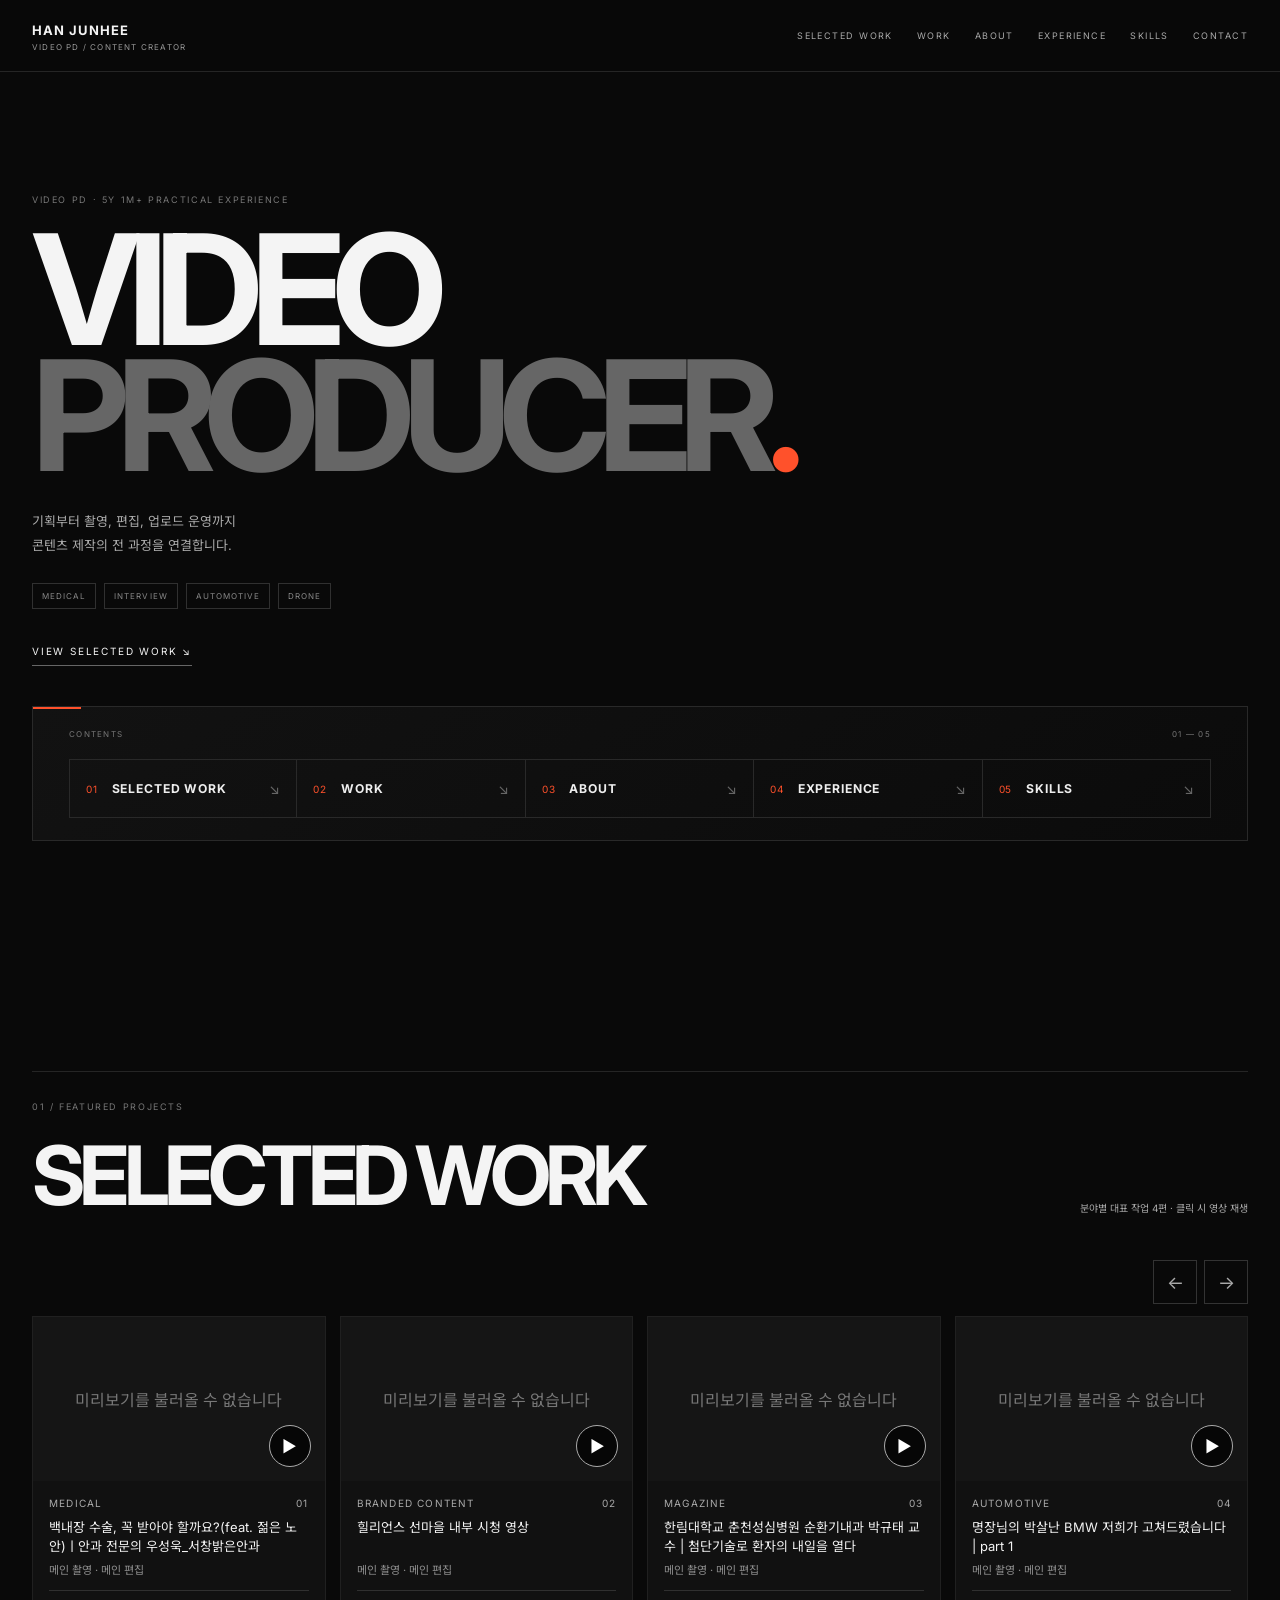
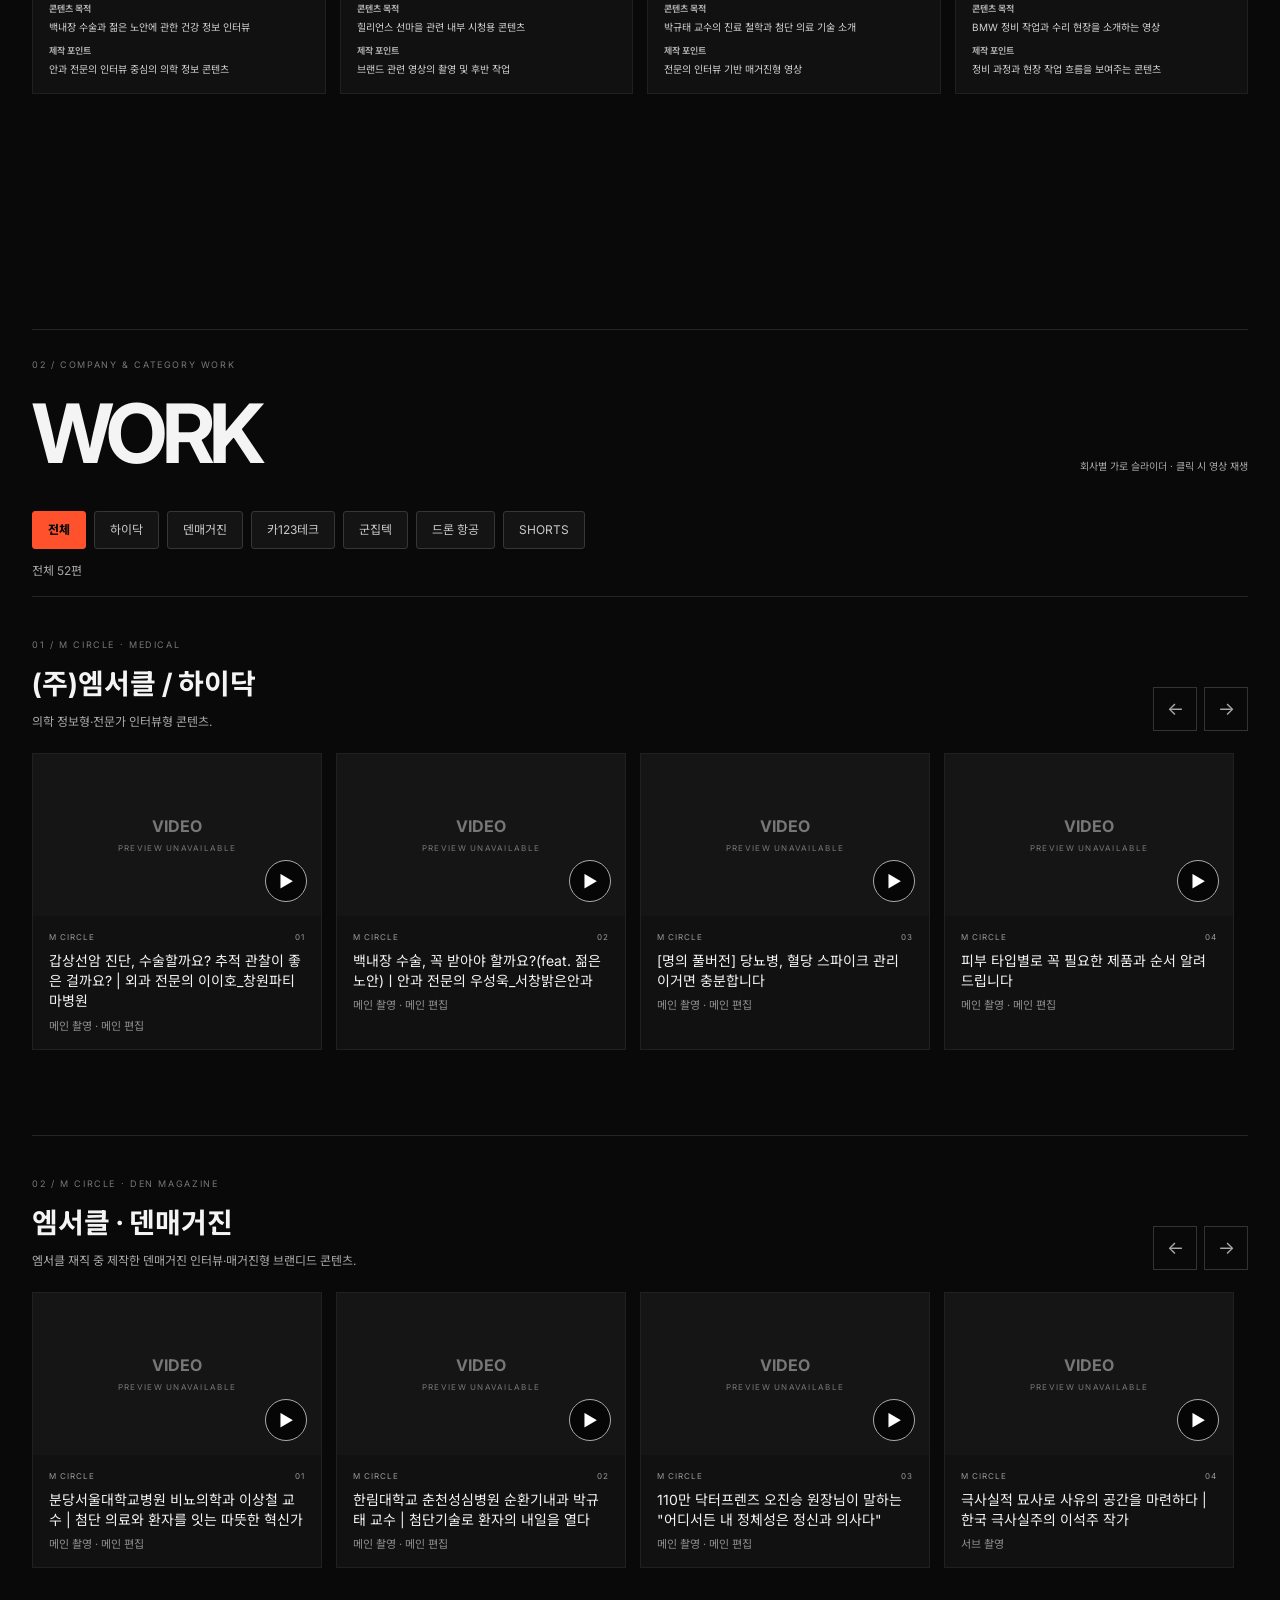
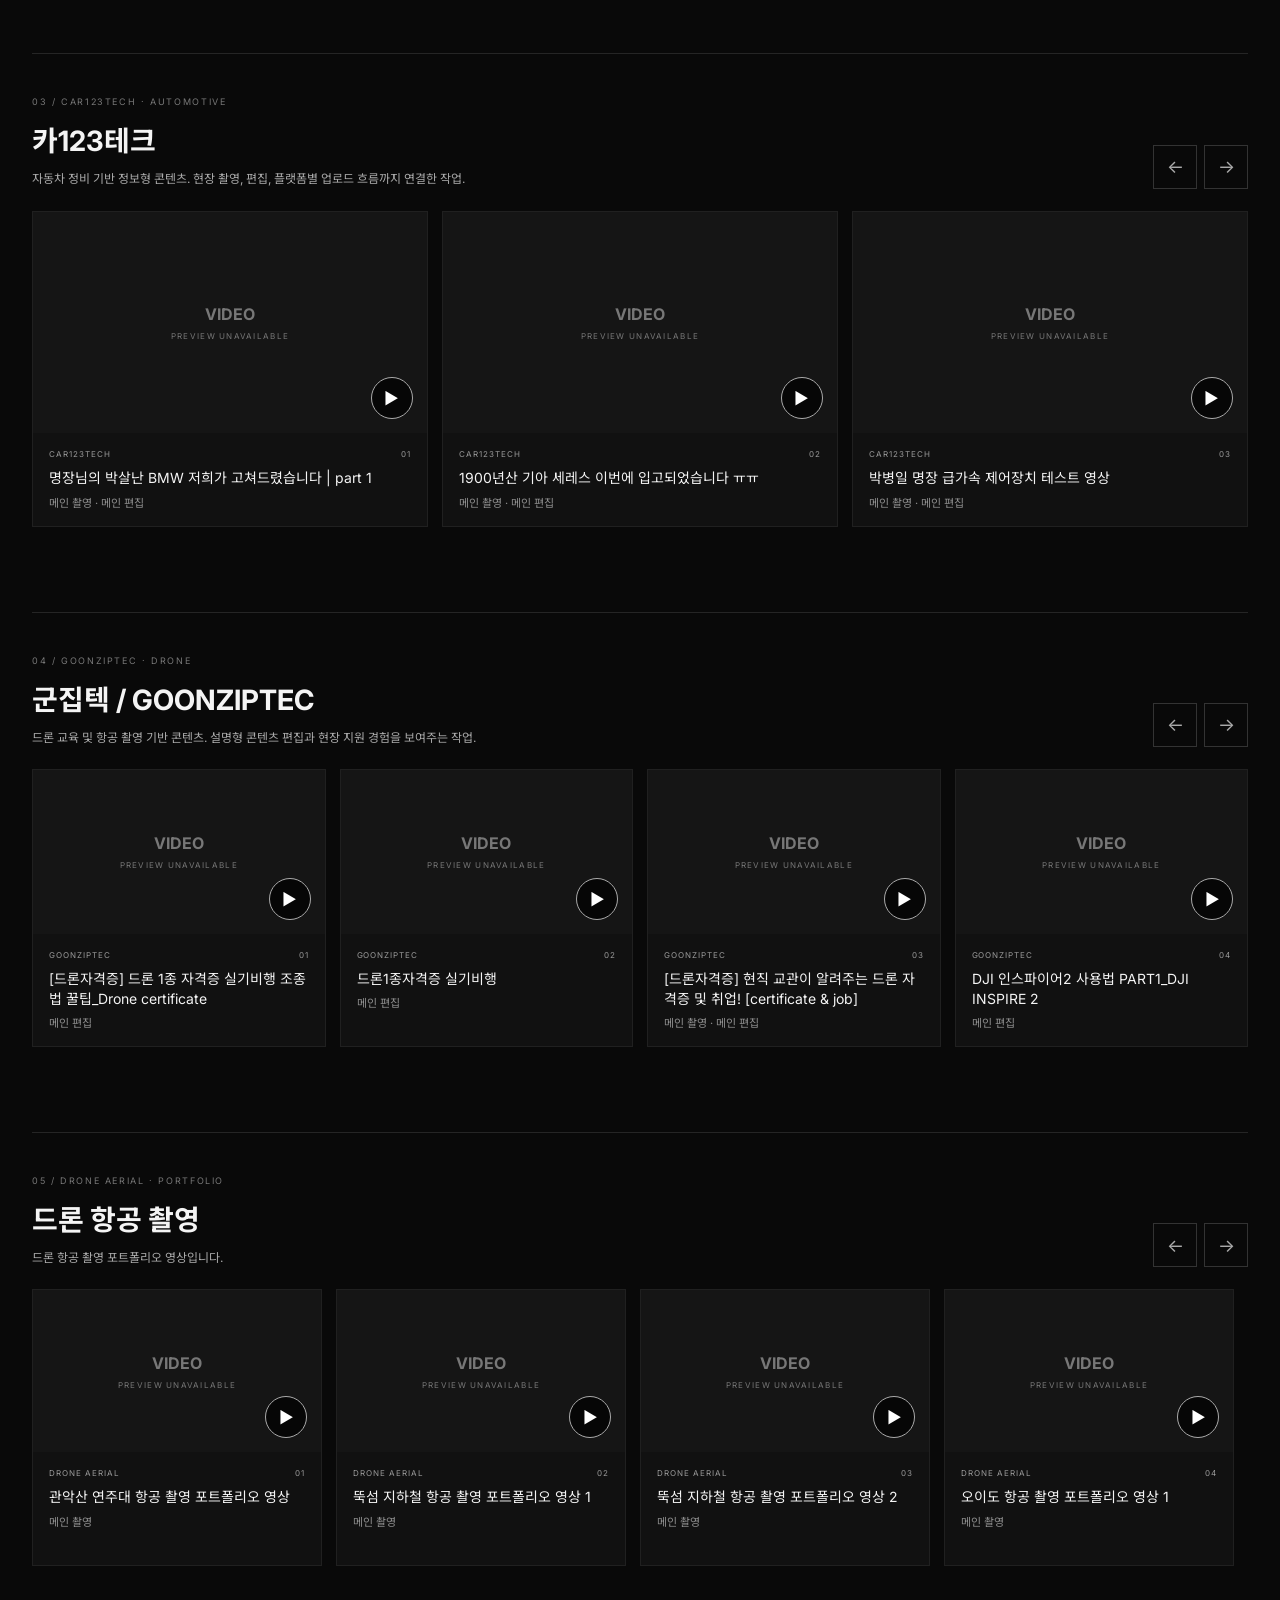
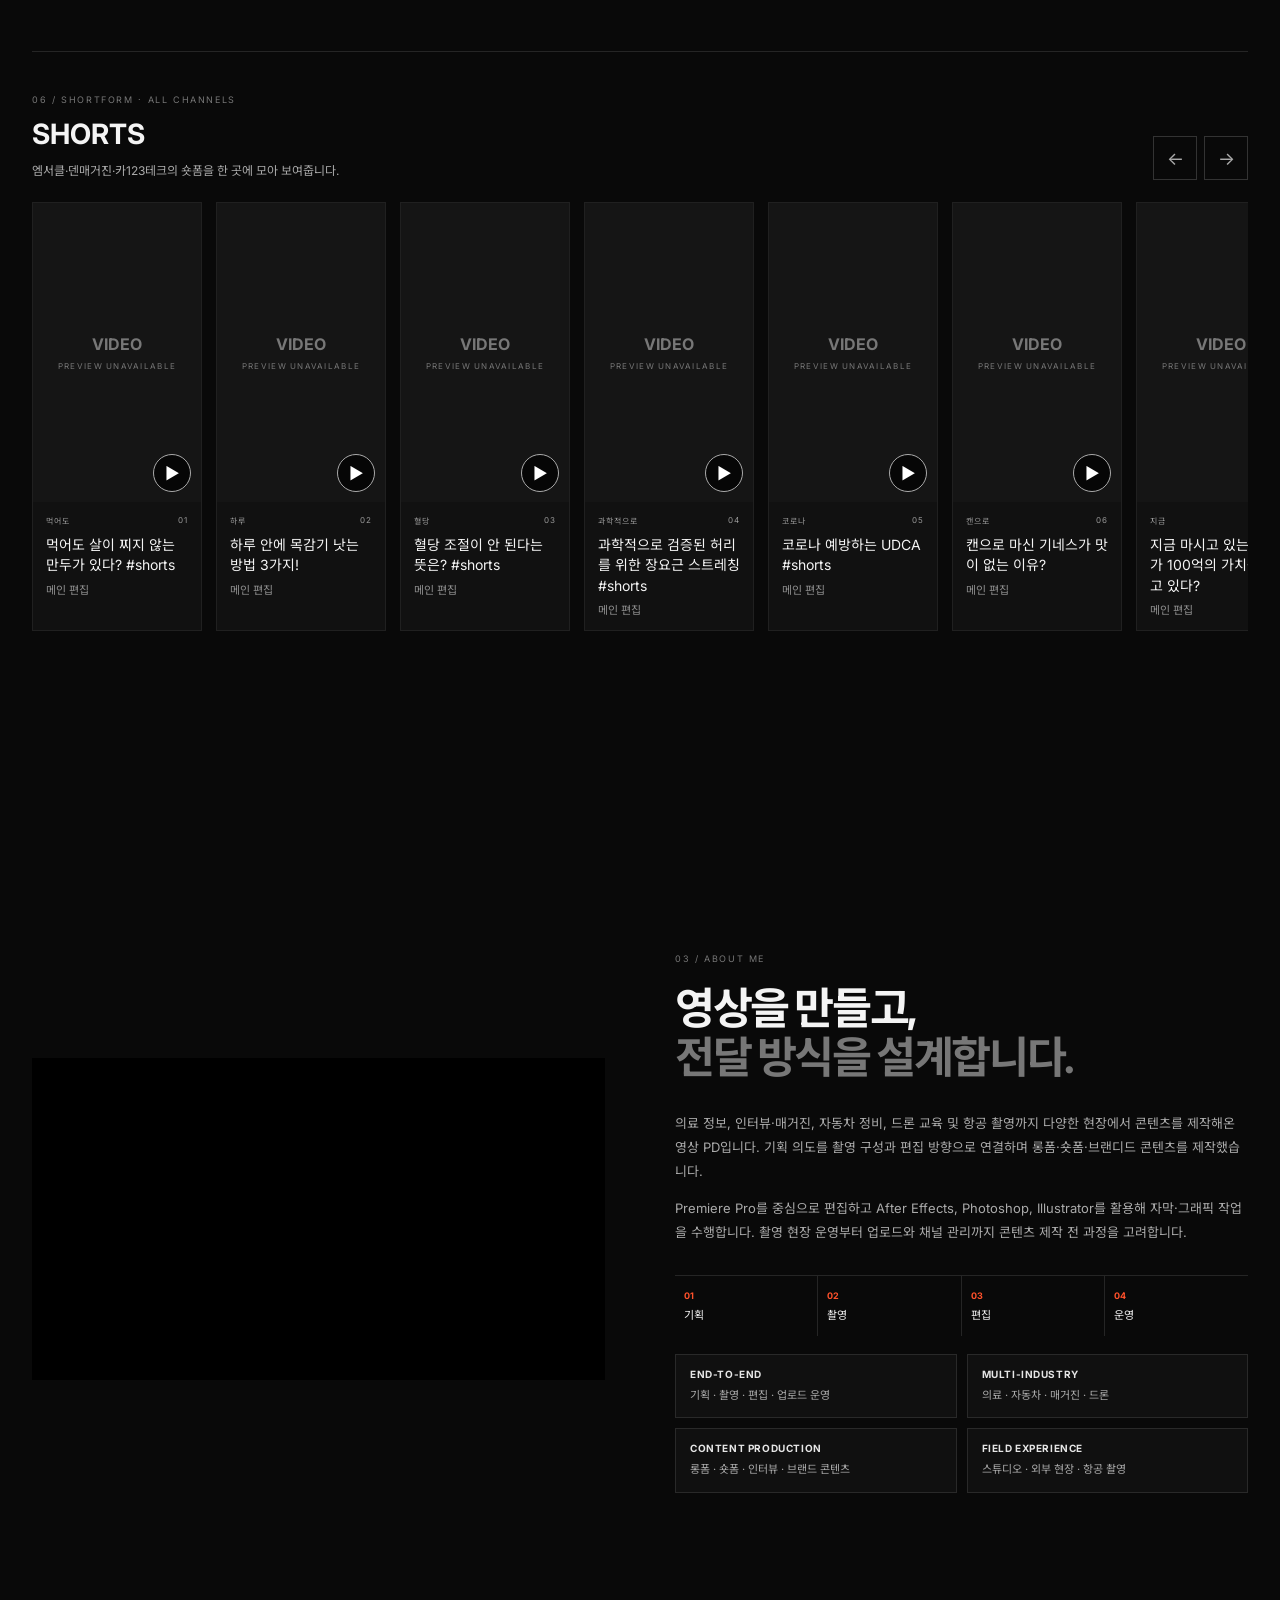
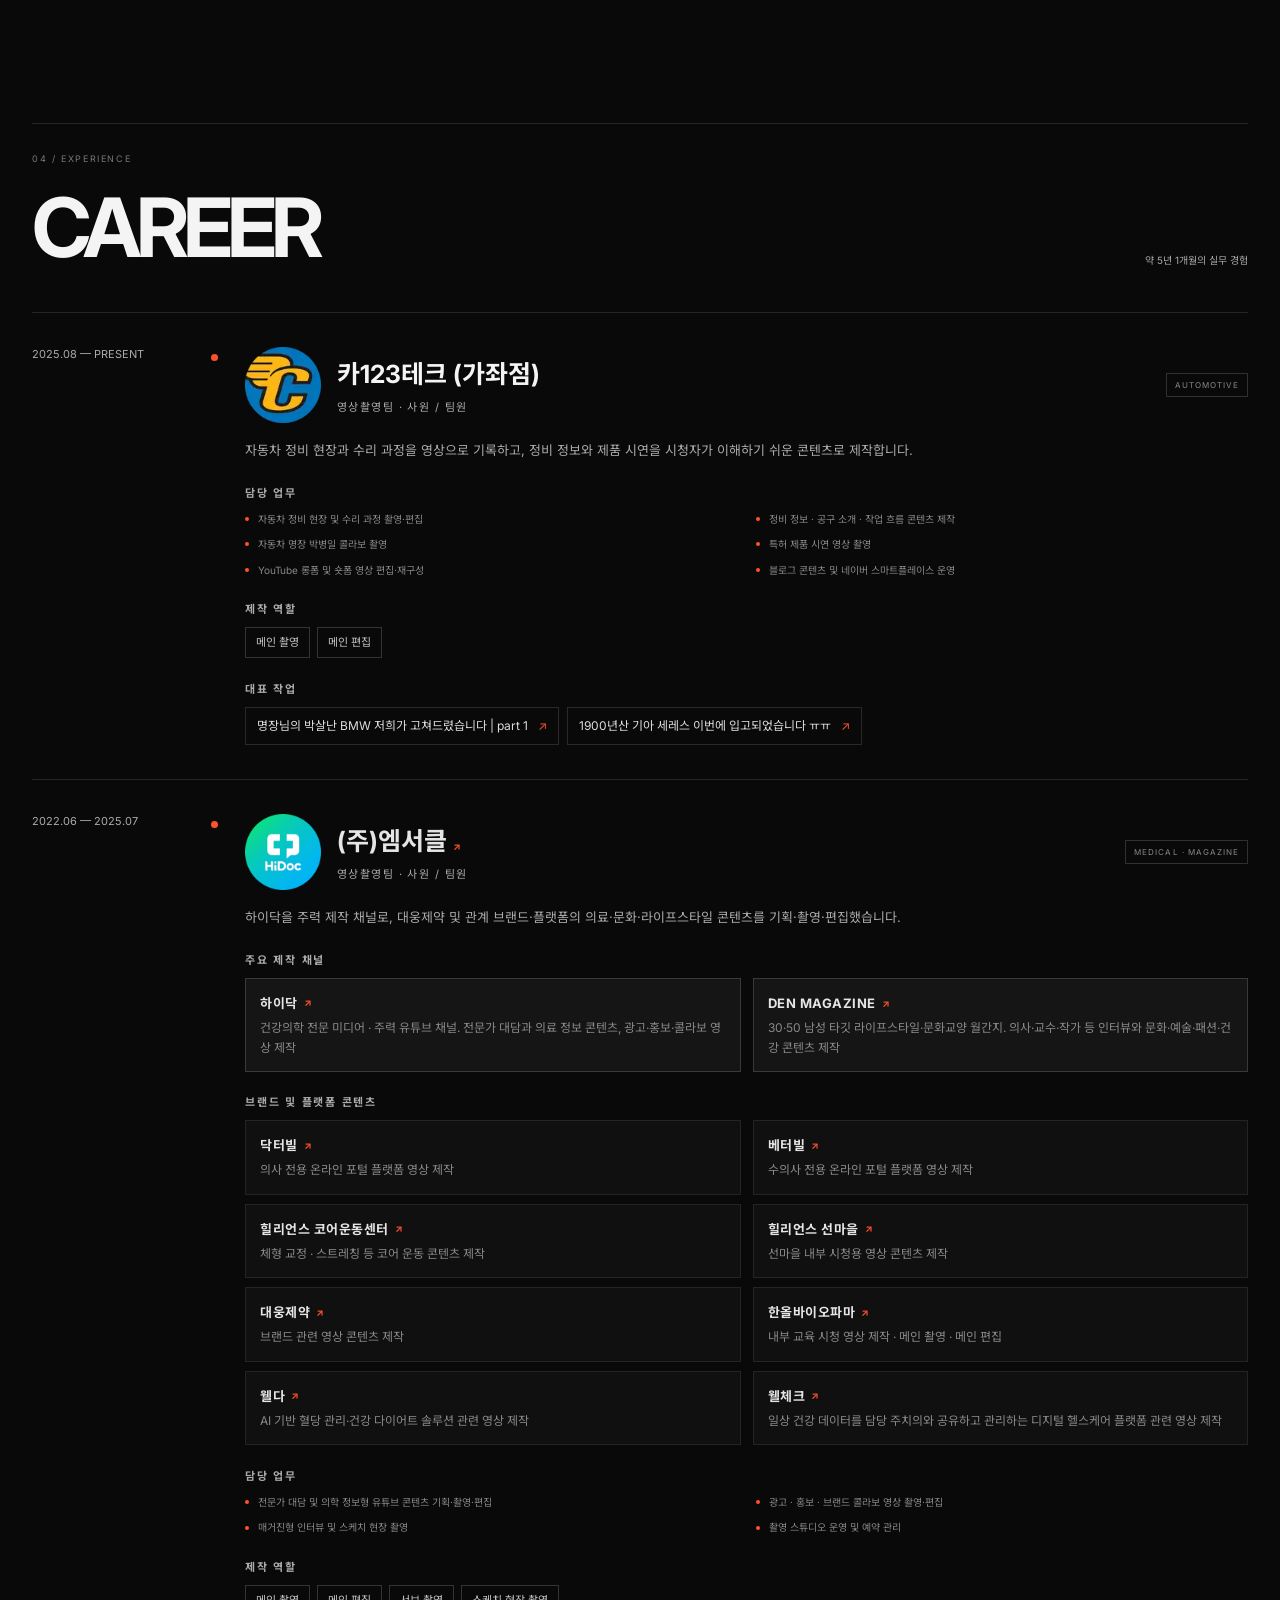
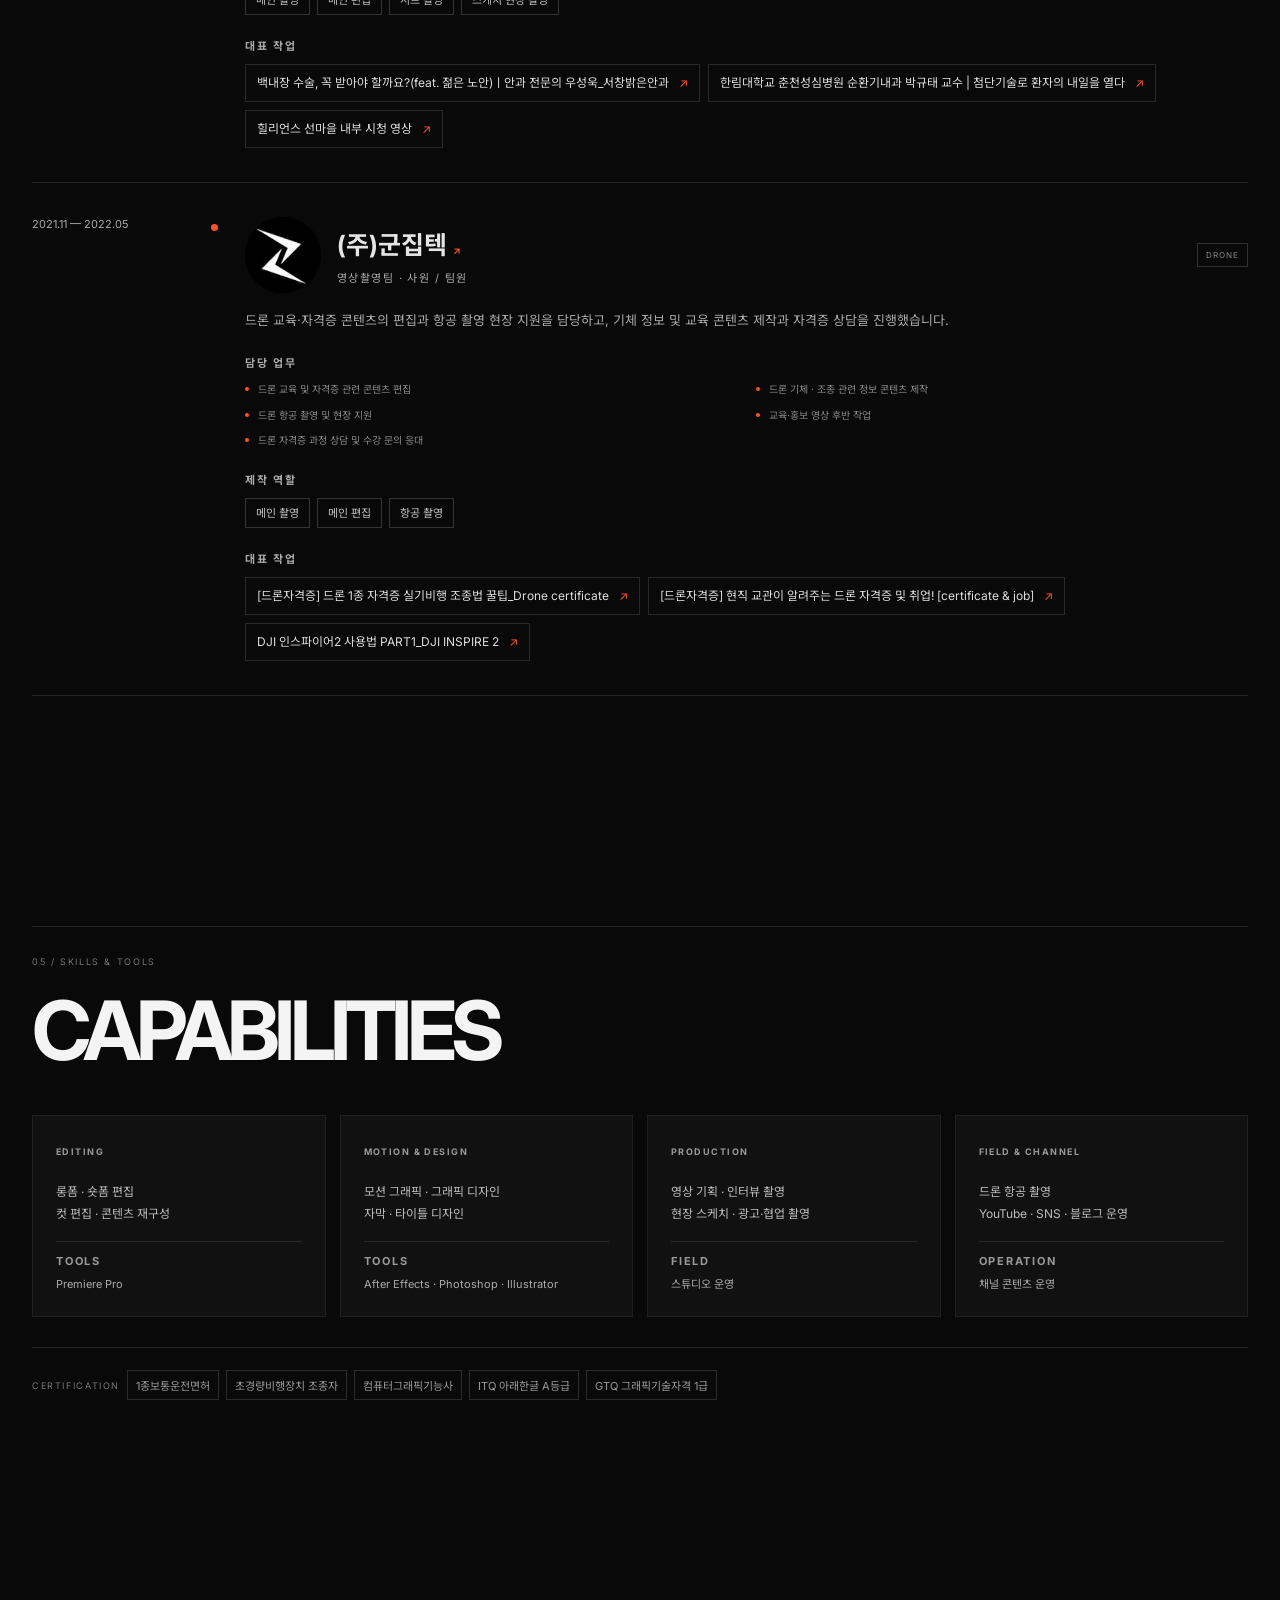
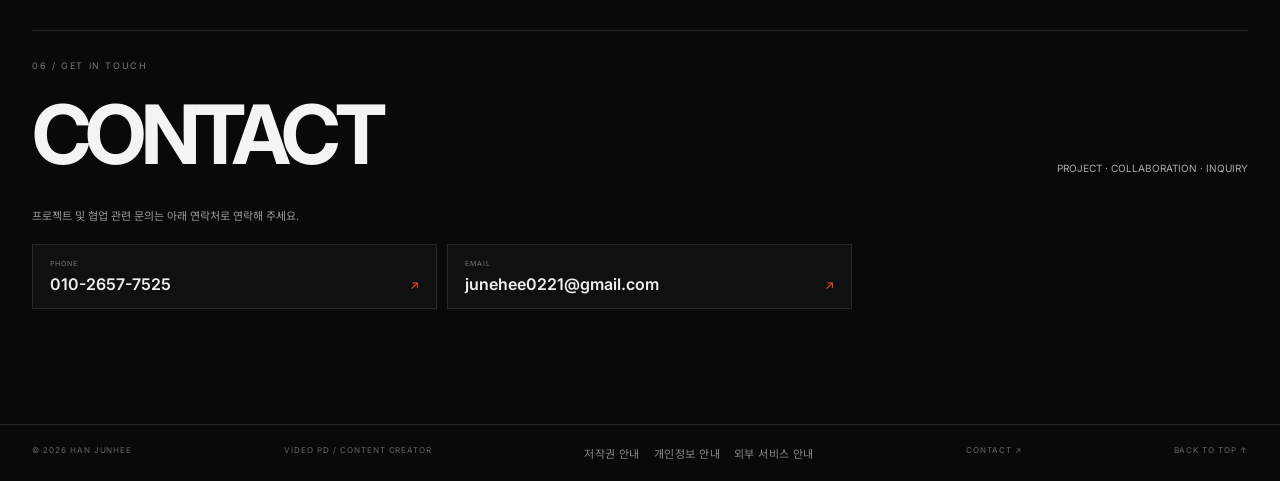
<file: index.html>
<!doctype html><html lang="ko"><head><meta charset="utf-8"><meta name="viewport" content="width=device-width,initial-scale=1"><title>HAN JUNHEE — VIDEO PD</title><meta name="description" content="한준희 Video PD portfolio"><link rel="stylesheet" href="style.css?v=featured-rail-1"></head><body><header><a href="#top"><b>HAN JUNHEE</b><small>VIDEO PD / CONTENT CREATOR</small></a><button type="button" class="menu-toggle" aria-controls="site-nav" aria-expanded="false" aria-label="메뉴 열기"><span></span><span></span><span></span></button><nav id="site-nav" aria-label="페이지 메뉴"><a href="#selected-work">SELECTED WORK</a><a href="#work">WORK</a><a href="#about">ABOUT</a><a href="#experience">EXPERIENCE</a><a href="#skills">SKILLS</a><a href="#contact">CONTACT</a></nav></header><main id="top"><section class="hero"><div class="hero-copy"><em>VIDEO PD · 5Y 1M+ PRACTICAL EXPERIENCE</em><h1>VIDEO<br><span>PRODUCER</span><i>.</i></h1><p>기획부터 촬영, 편집, 업로드 운영까지<br>콘텐츠 제작의 전 과정을 연결합니다.</p><div class="hero-specialties"><span>MEDICAL</span><span>INTERVIEW</span><span>AUTOMOTIVE</span><span>DRONE</span></div><a class="view" href="#selected-work">VIEW SELECTED WORK ↘</a></div><aside class="hero-aside" aria-label="페이지 목차"><div class="hero-aside-head"><span>CONTENTS</span><span>01 — 05</span></div><div class="hero-index-list"><a class="hero-index-item" href="#selected-work"><span class="hero-index-number">01</span><strong>SELECTED WORK</strong><i aria-hidden="true">↘</i></a><a class="hero-index-item" href="#work"><span class="hero-index-number">02</span><strong>WORK</strong><i aria-hidden="true">↘</i></a><a class="hero-index-item" href="#about"><span class="hero-index-number">03</span><strong>ABOUT</strong><i aria-hidden="true">↘</i></a><a class="hero-index-item" href="#experience"><span class="hero-index-number">04</span><strong>EXPERIENCE</strong><i aria-hidden="true">↘</i></a><a class="hero-index-item" href="#skills"><span class="hero-index-number">05</span><strong>SKILLS</strong><i aria-hidden="true">↘</i></a></div></aside></section><section id="selected-work"><div class="section-head"><div><em>01 / FEATURED PROJECTS</em><h2>SELECTED WORK</h2></div><p>분야별 대표 작업 4편 · 클릭 시 영상 재생</p></div>
<div class="arrows featured-arrows">
  <button type="button" aria-controls="selected-work-grid" aria-label="이전 대표작" data-step="-1">←</button>
  <button type="button" aria-controls="selected-work-grid" aria-label="다음 대표작" data-step="1">→</button>
</div>
<div id="selected-work-grid" class="selected-work-grid rail" aria-label="대표 작업 영상"></div>
<noscript><p>대표 작업 재생 목록: <a href="https://www.youtube.com/watch?v=X7_JhaVq3TU">의료 분야</a> · <a href="https://www.youtube.com/watch?v=CSBLaXRrd7U">브랜드 분야</a> · <a href="https://www.youtube.com/watch?v=GPAFu57FTog">매거진 분야</a> · <a href="https://www.youtube.com/watch?v=22GGFnOV1M8">자동차 분야</a></p></noscript>
</section><section id="work"><div class="section-head"><div><em>02 / COMPANY & CATEGORY WORK</em><h2>WORK</h2></div><p>회사별 가로 슬라이더 · 클릭 시 영상 재생</p></div><div id="work-filters" class="work-filters" role="group" aria-label="분야별 영상 필터"></div><p id="work-count" class="work-count" aria-live="polite"></p><div id="companies"></div></section><section id="about" class="about"><div class="about-art"><iframe src="https://www.youtube-nocookie.com/embed/ONNxg5ozPZU?autoplay=1&amp;mute=1&amp;loop=1&amp;playlist=ONNxg5ozPZU&amp;controls=0&amp;modestbranding=1&amp;rel=0&amp;playsinline=1" title="ABOUT ME — muted showreel" allow="autoplay; encrypted-media; picture-in-picture; web-share" referrerpolicy="strict-origin-when-cross-origin" loading="lazy"></iframe></div><div><em>03 / ABOUT ME</em><h2>영상을 만들고,<br><span>전달 방식을 설계합니다.</span></h2><p>의료 정보, 인터뷰·매거진, 자동차 정비, 드론 교육 및 항공 촬영까지 다양한 현장에서 콘텐츠를 제작해온 영상 PD입니다. 기획 의도를 촬영 구성과 편집 방향으로 연결하며 롱폼·숏폼·브랜디드 콘텐츠를 제작했습니다.</p><p>Premiere Pro를 중심으로 편집하고 After Effects, Photoshop, Illustrator를 활용해 자막·그래픽 작업을 수행합니다. 촬영 현장 운영부터 업로드와 채널 관리까지 콘텐츠 제작 전 과정을 고려합니다.</p><div class="process" aria-label="제작 과정"><div><b>01</b>기획</div><div><b>02</b>촬영</div><div><b>03</b>편집</div><div><b>04</b>운영</div></div><div class="about-strengths" aria-label="핵심 제작 역량"><div><strong>END-TO-END</strong><span>기획 · 촬영 · 편집 · 업로드 운영</span></div><div><strong>MULTI-INDUSTRY</strong><span>의료 · 자동차 · 매거진 · 드론</span></div><div><strong>CONTENT PRODUCTION</strong><span>롱폼 · 숏폼 · 인터뷰 · 브랜드 콘텐츠</span></div><div><strong>FIELD EXPERIENCE</strong><span>스튜디오 · 외부 현장 · 항공 촬영</span></div></div></div></section><section id="experience"><div class="section-head"><div><em>04 / EXPERIENCE</em><h2>CAREER</h2></div><p>약 5년 1개월의 실무 경험</p></div><div class="timeline"><article><div class="career-date"><span>2025.08 — PRESENT</span></div><div class="timeline-marker"><i></i></div><div class="career-detail"><div class="career-heading"><div class="career-company"><div class="career-logo career-logo--car123tech"><img loading="lazy" alt="카123테크 로고" src="[data-uri]"></div><div><h3>카123테크 (가좌점)</h3><small>영상촬영팀 · 사원 / 팀원</small></div></div><span class="career-field">AUTOMOTIVE</span></div><p class="career-summary">자동차 정비 현장과 수리 과정을 영상으로 기록하고, 정비 정보와 제품 시연을 시청자가 이해하기 쉬운 콘텐츠로 제작합니다.</p><div class="career-section"><div class="career-section-title">담당 업무</div><ul class="career-tasks"><li>자동차 정비 현장 및 수리 과정 촬영·편집</li><li>정비 정보 · 공구 소개 · 작업 흐름 콘텐츠 제작</li><li>자동차 명장 박병일 콜라보 촬영</li><li>특허 제품 시연 영상 촬영</li><li>YouTube 롱폼 및 숏폼 영상 편집·재구성</li><li>블로그 콘텐츠 및 네이버 스마트플레이스 운영</li></ul></div><div class="career-section"><div class="career-section-title">제작 역할</div><div class="career-role-tags"><span>메인 촬영</span><span>메인 편집</span></div></div><div class="career-section"><div class="career-section-title">대표 작업</div><div class="career-featured-links"><a href="https://youtu.be/22GGFnOV1M8" data-video-id="22GGFnOV1M8" target="_blank" rel="noopener noreferrer"><span class="career-video-title">영상 보기</span><span aria-hidden="true">↗</span></a><a href="https://youtu.be/xni0p0FyI4w" data-video-id="xni0p0FyI4w" target="_blank" rel="noopener noreferrer"><span class="career-video-title">영상 보기</span><span aria-hidden="true">↗</span></a></div></div></div></article><article><div class="career-date"><span>2022.06 — 2025.07</span></div><div class="timeline-marker"><i></i></div><div class="career-detail"><div class="career-heading"><div class="career-company"><div class="career-logo career-logo--hidoc"><img loading="lazy" alt="하이닥 로고" src="assets/hidoc-logo.png"></div><div><h3><a class="career-brand-link" href="https://www.mcircle.co.kr/" target="_blank" rel="noopener noreferrer">(주)엠서클 <span aria-hidden="true">↗</span></a></h3><small>영상촬영팀 · 사원 / 팀원</small></div></div><span class="career-field">MEDICAL · MAGAZINE</span></div><p class="career-summary">하이닥을 주력 제작 채널로, 대웅제약 및 관계 브랜드·플랫폼의 의료·문화·라이프스타일 콘텐츠를 기획·촬영·편집했습니다.</p><div class="career-section"><div class="career-section-title">주요 제작 채널</div><div class="career-brand-grid career-brand-grid--primary">
<div><a class="career-brand-link" href="https://news.hidoc.co.kr/" target="_blank" rel="noopener noreferrer"><strong>하이닥 <span aria-hidden="true">↗</span></strong></a><p>건강의학 전문 미디어 · 주력 유튜브 채널. 전문가 대담과 의료 정보 콘텐츠, 광고·홍보·콜라보 영상 제작</p></div>
<div><a class="career-brand-link" href="https://www.theden.co.kr/" target="_blank" rel="noopener noreferrer"><strong>DEN MAGAZINE <span aria-hidden="true">↗</span></strong></a><p>30·50 남성 타깃 라이프스타일·문화교양 월간지. 의사·교수·작가 등 인터뷰와 문화·예술·패션·건강 콘텐츠 제작</p></div>
</div><div class="career-section-title career-section-title--sub">브랜드 및 플랫폼 콘텐츠</div><div class="career-brand-grid"><div><a class="career-brand-link" href="https://www.doctorville.co.kr/intro" target="_blank" rel="noopener noreferrer"><strong>닥터빌 <span aria-hidden="true">↗</span></strong></a><p>의사 전용 온라인 포털 플랫폼 영상 제작</p></div>
<div><a class="career-brand-link" href="https://www.vetterville.co.kr/login" target="_blank" rel="noopener noreferrer"><strong>베터빌 <span aria-hidden="true">↗</span></strong></a><p>수의사 전용 온라인 포털 플랫폼 영상 제작</p></div>
<div><a class="career-brand-link" href="https://healiencecorecenter.com/" target="_blank" rel="noopener noreferrer"><strong>힐리언스 코어운동센터 <span aria-hidden="true">↗</span></strong></a><p>체형 교정 · 스트레칭 등 코어 운동 콘텐츠 제작</p></div>
<div><a class="career-brand-link" href="https://www.healience.co.kr/" target="_blank" rel="noopener noreferrer"><strong>힐리언스 선마을 <span aria-hidden="true">↗</span></strong></a><p>선마을 내부 시청용 영상 콘텐츠 제작</p></div>
<div><a class="career-brand-link" href="https://www.daewoong.co.kr/ko" target="_blank" rel="noopener noreferrer"><strong>대웅제약 <span aria-hidden="true">↗</span></strong></a><p>브랜드 관련 영상 콘텐츠 제작</p></div>
<div><a class="career-brand-link" href="https://hanall.com/kr/" target="_blank" rel="noopener noreferrer"><strong>한올바이오파마 <span aria-hidden="true">↗</span></strong></a><p>내부 교육 시청 영상 제작 · 메인 촬영 · 메인 편집</p></div>
<div><a class="career-brand-link" href="https://www.welda.co.kr/" target="_blank" rel="noopener noreferrer"><strong>웰다 <span aria-hidden="true">↗</span></strong></a><p>AI 기반 혈당 관리·건강 다이어트 솔루션 관련 영상 제작</p></div>
<div><a class="career-brand-link" href="https://www.well-check.co.kr/" target="_blank" rel="noopener noreferrer"><strong>웰체크 <span aria-hidden="true">↗</span></strong></a><p>일상 건강 데이터를 담당 주치의와 공유하고 관리하는 디지털 헬스케어 플랫폼 관련 영상 제작</p></div>
</div><div class="career-section"><div class="career-section-title">담당 업무</div><ul class="career-tasks"><li>전문가 대담 및 의학 정보형 유튜브 콘텐츠 기획·촬영·편집</li><li>광고 · 홍보 · 브랜드 콜라보 영상 촬영·편집</li><li>매거진형 인터뷰 및 스케치 현장 촬영</li><li>촬영 스튜디오 운영 및 예약 관리</li></ul></div><div class="career-section"><div class="career-section-title">제작 역할</div><div class="career-role-tags"><span>메인 촬영</span><span>메인 편집</span><span>서브 촬영</span><span>스케치 현장 촬영</span></div></div><div class="career-section"><div class="career-section-title">대표 작업</div><div class="career-featured-links"><a href="https://youtu.be/X7_JhaVq3TU" data-video-id="X7_JhaVq3TU" target="_blank" rel="noopener noreferrer"><span class="career-video-title">영상 보기</span><span aria-hidden="true">↗</span></a><a href="https://youtu.be/GPAFu57FTog" data-video-id="GPAFu57FTog" target="_blank" rel="noopener noreferrer"><span class="career-video-title">영상 보기</span><span aria-hidden="true">↗</span></a><a href="https://youtu.be/CSBLaXRrd7U" data-video-id="CSBLaXRrd7U" target="_blank" rel="noopener noreferrer"><span class="career-video-title">영상 보기</span><span aria-hidden="true">↗</span></a></div></div></div></article><article><div class="career-date"><span>2021.11 — 2022.05</span></div><div class="timeline-marker"><i></i></div><div class="career-detail"><div class="career-heading"><div class="career-company"><div class="career-logo career-logo--goonziptec"><img loading="lazy" alt="군집텍 로고" src="[data-uri]"></div><div><h3><a class="career-brand-link" href="http://goonziptec.com/" target="_blank" rel="noopener noreferrer">(주)군집텍 <span aria-hidden="true">↗</span></a></h3><small>영상촬영팀 · 사원 / 팀원</small></div></div><span class="career-field">DRONE</span></div><p class="career-summary">드론 교육·자격증 콘텐츠의 편집과 항공 촬영 현장 지원을 담당하고, 기체 정보 및 교육 콘텐츠 제작과 자격증 상담을 진행했습니다.</p><div class="career-section"><div class="career-section-title">담당 업무</div><ul class="career-tasks"><li>드론 교육 및 자격증 관련 콘텐츠 편집</li><li>드론 기체 · 조종 관련 정보 콘텐츠 제작</li><li>드론 항공 촬영 및 현장 지원</li><li>교육·홍보 영상 후반 작업</li><li>드론 자격증 과정 상담 및 수강 문의 응대</li></ul></div><div class="career-section"><div class="career-section-title">제작 역할</div><div class="career-role-tags"><span>메인 촬영</span><span>메인 편집</span><span>항공 촬영</span></div></div><div class="career-section"><div class="career-section-title">대표 작업</div><div class="career-featured-links"><a href="https://youtu.be/Ypy3hjNoBPk" data-video-id="Ypy3hjNoBPk" target="_blank" rel="noopener noreferrer"><span class="career-video-title">영상 보기</span><span aria-hidden="true">↗</span></a><a href="https://youtu.be/F-184RGSwLI" data-video-id="F-184RGSwLI" target="_blank" rel="noopener noreferrer"><span class="career-video-title">영상 보기</span><span aria-hidden="true">↗</span></a><a href="https://youtu.be/vVue27dWUuk" data-video-id="vVue27dWUuk" target="_blank" rel="noopener noreferrer"><span class="career-video-title">영상 보기</span><span aria-hidden="true">↗</span></a></div></div></div></article></div></section><section id="skills"><div class="section-head"><div><em>05 / SKILLS & TOOLS</em><h2>CAPABILITIES</h2></div></div><div class="skills">
<div><b>EDITING</b><p>롱폼 · 숏폼 편집<br>컷 편집 · 콘텐츠 재구성</p><small class="skill-tools"><strong>TOOLS</strong>Premiere Pro</small></div>
<div><b>MOTION & DESIGN</b><p>모션 그래픽 · 그래픽 디자인<br>자막 · 타이틀 디자인</p><small class="skill-tools"><strong>TOOLS</strong>After Effects · Photoshop · Illustrator</small></div>
<div><b>PRODUCTION</b><p>영상 기획 · 인터뷰 촬영<br>현장 스케치 · 광고·협업 촬영</p><small class="skill-tools"><strong>FIELD</strong>스튜디오 운영</small></div>
<div><b>FIELD & CHANNEL</b><p>드론 항공 촬영<br>YouTube · SNS · 블로그 운영</p><small class="skill-tools"><strong>OPERATION</strong>채널 콘텐츠 운영</small></div>
</div><div class="cert"><em>CERTIFICATION</em><span>1종보통운전면허</span><span>초경량비행장치 조종자</span><span>컴퓨터그래픽기능사</span><span>ITQ 아래한글 A등급</span><span>GTQ 그래픽기술자격 1급</span></div></section><section id="contact" class="contact-section"><div class="section-head"><div><em>06 / GET IN TOUCH</em><h2>CONTACT</h2></div><p>PROJECT · COLLABORATION · INQUIRY</p></div><p class="contact-intro">프로젝트 및 협업 관련 문의는 아래 연락처로 연락해 주세요.</p><div class="contact-links"><a class="contact-link" href="tel:01026577525"><span>PHONE</span><strong>010-2657-7525</strong><i aria-hidden="true">↗</i></a><a class="contact-link" href="mailto:junehee0221@gmail.com"><span>EMAIL</span><strong>junehee0221@gmail.com</strong><i aria-hidden="true">↗</i></a></div></section></main><footer>© 2026 HAN JUNHEE <span>VIDEO PD / CONTENT CREATOR</span><div class="footer-legal" aria-label="법적 안내"><a href="legal.html#copyright">저작권 안내</a><a href="legal.html#privacy">개인정보 안내</a><a href="legal.html#external">외부 서비스 안내</a></div><a href="#contact">CONTACT ↗</a><a href="#top">BACK TO TOP ↑</a></footer><div id="modal" class="modal" role="dialog" aria-modal="true" aria-labelledby="m-title" aria-describedby="m-role" aria-hidden="true"><div class="backdrop" data-close></div><div class="modal-box" tabindex="-1"><button type="button" data-close aria-label="영상 닫기">×</button><div id="player"></div><div><h3 id="m-title"></h3><p id="m-role"></p><a id="m-youtube" class="modal-youtube-link" href="https://www.youtube.com/" target="_blank" rel="noopener noreferrer">YouTube에서 원본 보기 ↗</a></div></div></div><script src="app.js?v=featured-rail-1"></script></body></html>
</file>
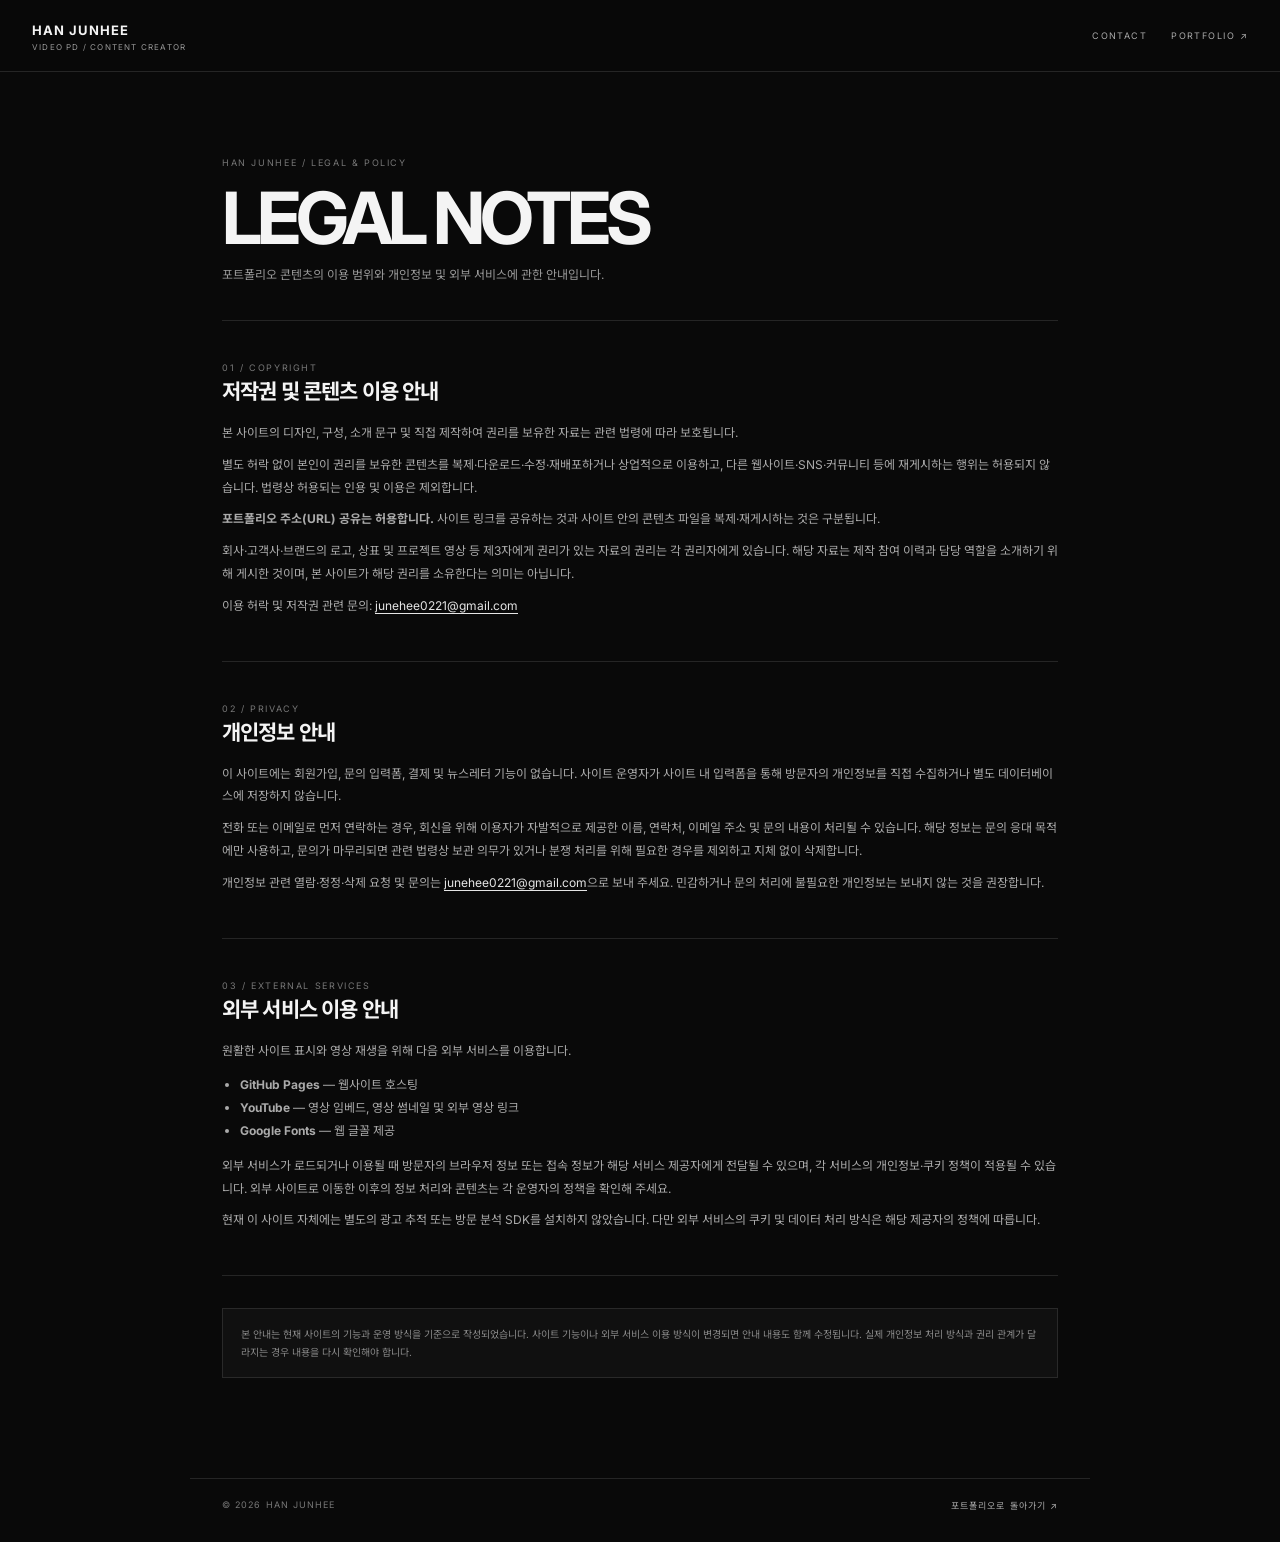
<file: legal.html>
<!doctype html>
<html lang="ko">
<head>
<meta charset="utf-8">
<meta name="viewport" content="width=device-width,initial-scale=1">
<title>저작권 및 개인정보 안내 — HAN JUNHEE</title>
<meta name="description" content="HAN JUNHEE 포트폴리오의 저작권, 개인정보 및 외부 서비스 이용 안내">
<link rel="stylesheet" href="style.css?v=20261112-12">
</head>
<body>
<header>
  <a href="index.html#top"><b>HAN JUNHEE</b><small>VIDEO PD / CONTENT CREATOR</small></a>
  <nav><a href="index.html#contact">CONTACT</a><a href="index.html">PORTFOLIO ↗</a></nav>
</header>
<main class="legal-page">
  <div class="legal-page-head">
    <em>HAN JUNHEE / LEGAL & POLICY</em>
    <h1>LEGAL NOTES</h1>
    <p>포트폴리오 콘텐츠의 이용 범위와 개인정보 및 외부 서비스에 관한 안내입니다.</p>
  </div>

  <section id="copyright" class="legal-block">
    <em>01 / COPYRIGHT</em>
    <h2>저작권 및 콘텐츠 이용 안내</h2>
    <p>본 사이트의 디자인, 구성, 소개 문구 및 직접 제작하여 권리를 보유한 자료는 관련 법령에 따라 보호됩니다.</p>
    <p>별도 허락 없이 본인이 권리를 보유한 콘텐츠를 복제·다운로드·수정·재배포하거나 상업적으로 이용하고, 다른 웹사이트·SNS·커뮤니티 등에 재게시하는 행위는 허용되지 않습니다. 법령상 허용되는 인용 및 이용은 제외합니다.</p>
    <p><strong>포트폴리오 주소(URL) 공유는 허용합니다.</strong> 사이트 링크를 공유하는 것과 사이트 안의 콘텐츠 파일을 복제·재게시하는 것은 구분됩니다.</p>
    <p>회사·고객사·브랜드의 로고, 상표 및 프로젝트 영상 등 제3자에게 권리가 있는 자료의 권리는 각 권리자에게 있습니다. 해당 자료는 제작 참여 이력과 담당 역할을 소개하기 위해 게시한 것이며, 본 사이트가 해당 권리를 소유한다는 의미는 아닙니다.</p>
    <p>이용 허락 및 저작권 관련 문의: <a href="mailto:junehee0221@gmail.com">junehee0221@gmail.com</a></p>
  </section>

  <section id="privacy" class="legal-block">
    <em>02 / PRIVACY</em>
    <h2>개인정보 안내</h2>
    <p>이 사이트에는 회원가입, 문의 입력폼, 결제 및 뉴스레터 기능이 없습니다. 사이트 운영자가 사이트 내 입력폼을 통해 방문자의 개인정보를 직접 수집하거나 별도 데이터베이스에 저장하지 않습니다.</p>
    <p>전화 또는 이메일로 먼저 연락하는 경우, 회신을 위해 이용자가 자발적으로 제공한 이름, 연락처, 이메일 주소 및 문의 내용이 처리될 수 있습니다. 해당 정보는 문의 응대 목적에만 사용하고, 문의가 마무리되면 관련 법령상 보관 의무가 있거나 분쟁 처리를 위해 필요한 경우를 제외하고 지체 없이 삭제합니다.</p>
    <p>개인정보 관련 열람·정정·삭제 요청 및 문의는 <a href="mailto:junehee0221@gmail.com">junehee0221@gmail.com</a>으로 보내 주세요. 민감하거나 문의 처리에 불필요한 개인정보는 보내지 않는 것을 권장합니다.</p>
  </section>

  <section id="external" class="legal-block">
    <em>03 / EXTERNAL SERVICES</em>
    <h2>외부 서비스 이용 안내</h2>
    <p>원활한 사이트 표시와 영상 재생을 위해 다음 외부 서비스를 이용합니다.</p>
    <ul>
      <li><strong>GitHub Pages</strong> — 웹사이트 호스팅</li>
      <li><strong>YouTube</strong> — 영상 임베드, 영상 썸네일 및 외부 영상 링크</li>
      <li><strong>Google Fonts</strong> — 웹 글꼴 제공</li>
    </ul>
    <p>외부 서비스가 로드되거나 이용될 때 방문자의 브라우저 정보 또는 접속 정보가 해당 서비스 제공자에게 전달될 수 있으며, 각 서비스의 개인정보·쿠키 정책이 적용될 수 있습니다. 외부 사이트로 이동한 이후의 정보 처리와 콘텐츠는 각 운영자의 정책을 확인해 주세요.</p>
    <p>현재 이 사이트 자체에는 별도의 광고 추적 또는 방문 분석 SDK를 설치하지 않았습니다. 다만 외부 서비스의 쿠키 및 데이터 처리 방식은 해당 제공자의 정책에 따릅니다.</p>
  </section>

  <div class="legal-note">본 안내는 현재 사이트의 기능과 운영 방식을 기준으로 작성되었습니다. 사이트 기능이나 외부 서비스 이용 방식이 변경되면 안내 내용도 함께 수정됩니다. 실제 개인정보 처리 방식과 권리 관계가 달라지는 경우 내용을 다시 확인해야 합니다.</div>
</main>
<footer class="legal-footer"><span>© 2026 HAN JUNHEE</span><a href="index.html">포트폴리오로 돌아가기 ↗</a></footer>
</body>
</html>
</file>
<file: style.css>
@import url('https://fonts.googleapis.com/css2?family=Inter:wght@500;700;800;900&family=Noto+Sans+KR:wght@500;700;800&display=swap');:root{--bg:#090909;--fg:#f4f4f4;--muted:#888;--line:#252525;--panel:#111;--red:#ff512b;--max:1400px}*{box-sizing:border-box}html{scroll-behavior:smooth}body{margin:0;background:var(--bg);color:var(--fg);font-family:Inter,'Noto Sans KR',sans-serif}a{color:inherit;text-decoration:none}button{font:inherit;color:inherit}.head,header{position:fixed;z-index:10;top:0;left:0;right:0;height:72px;padding:0 32px;display:flex;align-items:center;justify-content:space-between;background:#090909df;backdrop-filter:blur(14px);border-bottom:1px solid var(--line)}header b{font-size:13px;letter-spacing:.08em}header small{display:block;color:#666;font-size:8px;letter-spacing:.15em;margin-top:3px}nav{display:flex;gap:24px;font-size:9px;letter-spacing:.16em;color:#aaa}nav a:hover{color:#fff}main{padding-top:72px}section{max-width:var(--max);margin:auto;padding:115px 32px}em{font-style:normal;font-size:9px;color:#777;letter-spacing:.18em}.hero{min-height:calc(100vh - 72px);display:grid;grid-template-columns:1fr;align-items:center}.hero h1{font-size:clamp(70px,12vw,180px);line-height:.82;letter-spacing:-.08em;margin:20px 0 30px}.hero h1 span{color:#666}.hero h1 i,.end i{color:var(--red);font-style:normal}.hero p,.about p,.timeline p,.end p{color:#aaa;line-height:1.85;font-size:13px}.hero .view{font-size:10px;letter-spacing:.18em;border-bottom:1px solid #666;padding-bottom:8px}.section-head{display:flex;justify-content:space-between;align-items:end;border-top:1px solid var(--line);padding-top:22px;margin-bottom:35px}.section-head h2{font-size:clamp(44px,6.4vw,84px);letter-spacing:-.07em;margin:12px 0 0}.section-head>p{color:#777;font-size:10px}.company{border-top:1px solid var(--line);padding:35px 0 80px}.company-top{display:flex;justify-content:space-between;gap:20px;align-items:end;margin-bottom:22px}.company h3{font-size:28px;margin:10px 0}.company-desc{max-width:760px;color:#777;font-size:11px;line-height:1.6}.arrows{display:flex;gap:7px}.arrows button{width:44px;height:44px;border:1px solid #333;background:none;color:#aaa;font-size:18px}.arrows button:hover{border-color:#777;color:#fff}.rail{display:grid;grid-auto-flow:column;grid-auto-columns:minmax(290px,38%);gap:14px;overflow-x:auto;scroll-snap-type:x mandatory;scrollbar-width:none;padding-bottom:5px}.rail::-webkit-scrollbar{display:none}.shorts-company .rail{grid-auto-columns:minmax(170px,18%)}.card{scroll-snap-align:start;background:var(--panel);border:1px solid #202020;transition:transform .35s,border-color .35s}.card:hover{border-color:#414141;transform:translateY(-4px)}.thumb{aspect-ratio:16/9;position:relative;overflow:hidden;background:#151515}.thumb img{position:absolute;inset:0;width:100%;height:100%;object-fit:cover;display:block;transition:transform .5s,filter .5s}.ready:hover .thumb img{transform:scale(1.06);filter:brightness(.72)}.shade{position:absolute;inset:0;background:linear-gradient(180deg,transparent 48%,#0008 100%);opacity:.8}.tone-medical{background:radial-gradient(circle at 56% 44%,#eee 0 12%,transparent 13%),linear-gradient(135deg,#161616,#6d6d6d 49%,#141414 50%)}.tone-magazine{background:linear-gradient(135deg,#171717 0 36%,#777 36.5% 37.5%,#222 38%)}.tone-car{background:linear-gradient(145deg,#151515,#777 47%,#1b1b1b 48%)}.tone-drone{background:linear-gradient(135deg,#4a4a4a,#0f0f0f 62%,#252525)}.tone-shorts{background:linear-gradient(135deg,var(--red),#141414 70%)}.play{position:absolute;z-index:3;right:14px;bottom:14px;width:42px;height:42px;border:1px solid #aaa;border-radius:50%;display:grid;place-items:center;background:#000b;color:#fff}.ready:hover .play{background:#fff;color:#000}.short-card .thumb{aspect-ratio:9/16}.short-card .play{right:10px;bottom:10px;width:38px;height:38px}.info{padding:16px}.short-card .info{padding:13px}.meta{display:flex;justify-content:space-between;color:#666;font-size:8px;letter-spacing:.12em}.title{font-size:14px;line-height:1.45;margin:9px 0 5px}.role{font-size:9px;color:#8f8f8f}.placeholder{border-style:dashed}.placeholder .thumb{display:grid;place-items:center;background:repeating-linear-gradient(-45deg,#101010 0 8px,#131313 8px 16px)}.placeholder .thumb:after{content:'영상 링크 준비 중';color:#666;font-size:10px;letter-spacing:.08em}.about{display:grid;grid-template-columns:1fr 1fr;gap:70px;align-items:center}.about-art{height:500px;background:linear-gradient(145deg,#1d1d1d,#070707);position:relative}.about-art:after{content:'FIELD / SHOT / CUT';position:absolute;left:22px;bottom:20px;color:#777;font-size:9px;letter-spacing:.2em}.about h2{font-size:clamp(44px,5vw,72px);line-height:1.02;letter-spacing:-.06em;margin:18px 0 30px}.about h2 span{color:#777}.process{display:grid;grid-template-columns:repeat(4,1fr);border-top:1px solid var(--line);margin-top:30px}.process div{padding:14px 9px;border-right:1px solid var(--line);font-size:11px}.process div:last-child{border-right:0}.process b{display:block;font-size:9px;color:var(--red);margin-bottom:5px}.timeline{border-top:1px solid var(--line)}.timeline article{display:grid;grid-template-columns:180px 10px 1fr;gap:28px;border-bottom:1px solid var(--line);padding:34px 0}.timeline article>span{font-size:9px;color:#777}.timeline article i{display:block;width:7px;height:7px;background:var(--red);border-radius:50%;margin-top:7px}.timeline h3{margin:0 0 4px;font-size:25px}.timeline small{font-size:9px;color:#777;letter-spacing:.13em}.skills{display:grid;grid-template-columns:repeat(4,1fr);gap:14px}.skills>div{background:var(--panel);border:1px solid #202020;padding:23px;min-height:170px}.skills b{font-size:9px;color:#777;letter-spacing:.16em}.skills p{font-size:12px;line-height:1.8;color:#bbb;margin-top:22px}.cert{border-top:1px solid var(--line);margin-top:30px;padding-top:22px;display:flex;gap:7px;flex-wrap:wrap;align-items:center}.cert span{font-size:8px;color:#999;border:1px solid #2b2b2b;padding:6px 8px}.end{min-height:65vh;border-top:1px solid var(--line);display:flex;flex-direction:column;justify-content:center}.end h2{font-size:clamp(58px,10vw,150px);line-height:.86;letter-spacing:-.08em;margin:20px 0}.end p{color:#777}.foot,footer{border-top:1px solid var(--line);padding:20px 32px;color:#666;font-size:8px;letter-spacing:.12em;display:flex;justify-content:space-between}.modal{display:none;position:fixed;inset:0;z-index:30}.modal.show{display:grid;place-items:center}.backdrop{position:absolute;inset:0;background:#000d;backdrop-filter:blur(8px)}.modal-box{position:relative;z-index:2;width:min(1100px,calc(100% - 30px));background:#111;border:1px solid #333}.modal-box>button{position:absolute;z-index:4;right:10px;top:8px;background:#000a;border:0;color:#ddd;font-size:24px;width:38px;height:38px}.modal-box>div:first-of-type{aspect-ratio:16/9;background:#050505}.modal-box iframe{width:100%;height:100%;border:0}.modal-box>div:last-child{padding:15px 18px}.modal-box h3{margin:0 0 6px;font-size:18px}.modal-box p{margin:0;color:#888;font-size:10px}.modal-box.short-video{width:min(520px,calc(100% - 30px))}.modal-box.short-video>div:first-of-type{width:min(390px,100%);aspect-ratio:9/16;margin:0 auto;background:#050505}@media(max-width:900px){.about{grid-template-columns:1fr}.skills{grid-template-columns:1fr 1fr}.rail{grid-auto-columns:minmax(280px,72%)}.shorts-company .rail{grid-auto-columns:minmax(160px,25%)}}@media(max-width:600px){section{padding:85px 18px}.head{padding:0 18px}.nav{display:none}.section-head{align-items:start;gap:14px}.company-top{align-items:start}.rail{grid-auto-columns:86%}.shorts-company .rail{grid-auto-columns:minmax(155px,42%)}.skills{grid-template-columns:1fr}.timeline article{grid-template-columns:1fr;gap:8px}.timeline article>div:nth-child(2){display:none}.process{grid-template-columns:1fr 1fr}.foot,footer{padding:18px;gap:10px;flex-wrap:wrap}.modal-box.short-video{width:min(430px,calc(100% - 22px))}.modal-box.short-video>div:first-of-type{width:min(360px,100%)}}.thumb-fallback{position:absolute;inset:0;display:flex;flex-direction:column;align-items:center;justify-content:center;gap:7px;background:#151515;color:#777;text-align:center}.thumb-fallback span{font-size:8px;letter-spacing:.16em}.thumb-fallback small{font-size:8px;color:#555}.ready .thumb-fallback{cursor:pointer}
.about-art{height:auto;aspect-ratio:16/9;overflow:hidden;background:#000}.about-art iframe{position:absolute;inset:0;width:100%;height:100%;border:0}.about-art:after{content:none}

/* HERO refinement */
.hero{grid-template-columns:minmax(0,1.12fr) minmax(320px,.88fr);gap:clamp(34px,6vw,88px)}
.hero-copy{min-width:0}
.hero-specialties{display:flex;gap:8px;flex-wrap:wrap;margin:26px 0 30px}
.hero-specialties span{border:1px solid #303030;padding:7px 9px;color:#888;font-size:8px;letter-spacing:.13em}
.hero .view{display:inline-block}
.hero-aside{align-self:center;border:1px solid #292929;background:linear-gradient(145deg,#121212,#0b0b0b);padding:clamp(22px,3vw,38px);position:relative}
.hero-aside:before{content:"";position:absolute;left:0;top:0;width:48px;height:2px;background:var(--red)}
.hero-aside-head,.hero-aside-foot{display:flex;justify-content:space-between;gap:12px;color:#777;font-size:8px;letter-spacing:.16em}
.hero-flow{margin:28px 0}
.hero-step{display:grid;grid-template-columns:42px 1fr;gap:14px;align-items:start;padding:18px 0;border-top:1px solid #292929}
.hero-step:last-child{border-bottom:1px solid #292929}
.hero-step>b{font-size:10px;color:var(--red);padding-top:2px}
.hero-step strong{display:block;font-size:14px;letter-spacing:.1em;color:#eee}
.hero-step small{display:block;margin-top:6px;color:#777;font-size:10px}
.hero-aside-foot span:last-child{text-align:right;color:#555}
/* CAREER refinement */
.timeline article{grid-template-columns:180px 10px minmax(0,1fr);align-items:start}
.timeline-marker i{margin-top:8px}
.career-detail{min-width:0}
.career-heading{display:flex;justify-content:space-between;gap:16px;align-items:start;flex-wrap:wrap}
.career-heading h3{margin:0 0 5px}
.career-field{border:1px solid #303030;color:#888;padding:6px 8px;font-size:8px;letter-spacing:.13em;white-space:nowrap}
.career-detail>p{margin:15px 0 18px;max-width:860px}
.career-tasks{list-style:none;margin:0;padding:0;display:grid;grid-template-columns:repeat(2,minmax(0,1fr));gap:9px 18px}
.career-tasks li{position:relative;padding-left:13px;color:#888;font-size:10px;line-height:1.65}
.career-tasks li:before{content:"";position:absolute;left:0;top:.62em;width:4px;height:4px;background:var(--red);border-radius:50%}
@media(max-width:1000px){.hero{grid-template-columns:minmax(0,1fr) minmax(270px,.85fr);gap:30px}.hero h1{font-size:clamp(64px,10vw,130px)}}
@media(max-width:900px){.hero{grid-template-columns:1fr;gap:44px;padding-top:95px;padding-bottom:80px}.hero-aside{max-width:none}.career-tasks{grid-template-columns:1fr 1fr}}
@media(max-width:600px){.hero{padding-top:75px}.hero-specialties{gap:6px;margin:20px 0 26px}.hero-specialties span{font-size:7px;padding:6px 7px}.hero-aside{padding:20px}.hero-step{padding:15px 0}.timeline article{grid-template-columns:1fr;gap:9px;padding:30px 0}.timeline-marker{display:none}.career-heading{gap:10px}.career-heading h3{font-size:23px}.career-tasks{grid-template-columns:1fr;gap:7px}.career-detail>p{margin:12px 0 15px}}

/* HERO process panel placed directly below VIEW WORK */
.hero{display:flex;flex-direction:column;align-items:stretch;justify-content:center;gap:clamp(30px,4.5vh,48px)}
.hero-copy{max-width:1080px}
.hero-aside{width:100%;align-self:stretch;padding:22px clamp(20px,3vw,36px)}
.hero-flow{display:grid;grid-template-columns:repeat(4,minmax(0,1fr));margin:20px 0}
.hero-step{grid-template-columns:30px minmax(0,1fr);gap:10px;padding:15px 14px;border-top:1px solid #292929;border-bottom:1px solid #292929;border-right:1px solid #292929}
.hero-step:first-child{border-left:1px solid #292929}
.hero-step:last-child{border-bottom:1px solid #292929}
@media(max-width:900px){
 .hero{gap:34px;padding-top:95px;padding-bottom:80px}
 .hero-flow{grid-template-columns:repeat(2,minmax(0,1fr))}
 .hero-step:nth-child(3){border-left:1px solid #292929}
}
@media(max-width:600px){
 .hero{gap:30px;padding-top:75px}
 .hero-aside{padding:18px 15px}
 .hero-aside-head,.hero-aside-foot{font-size:7px;letter-spacing:.1em}
 .hero-flow{margin:16px 0}
 .hero-step{padding:13px 9px;grid-template-columns:24px minmax(0,1fr);gap:7px}
 .hero-step strong{font-size:11px}
 .hero-step small{font-size:8px;line-height:1.5}
}


/* HERO page index */
.hero-aside{width:100%;align-self:stretch;padding:22px clamp(20px,3vw,36px)}
.hero-index-list{display:grid;grid-template-columns:repeat(4,minmax(0,1fr));margin:20px 0 0;border-top:1px solid #292929;border-bottom:1px solid #292929}
.hero-index-item{display:flex;align-items:center;gap:14px;min-width:0;padding:20px 16px;border-right:1px solid #292929;transition:background .25s ease,color .25s ease}
.hero-index-item:first-child{border-left:1px solid #292929}
.hero-index-number{color:var(--red);font-size:10px;letter-spacing:.08em}
.hero-index-item strong{color:#eee;font-size:14px;letter-spacing:.12em}
.hero-index-item i{margin-left:auto;color:#666;font-size:14px;font-style:normal;transition:transform .25s ease,color .25s ease}
.hero-index-item:hover,.hero-index-item:focus-visible{background:#171717;outline:none}
.hero-index-item:hover strong,.hero-index-item:focus-visible strong{color:#fff}
.hero-index-item:hover i,.hero-index-item:focus-visible i{color:var(--red);transform:translate(2px,2px)}
@media(max-width:900px){
 .hero-index-list{grid-template-columns:repeat(2,minmax(0,1fr))}
 .hero-index-item:nth-child(2){border-right:0}
 .hero-index-item:nth-child(3){border-left:1px solid #292929;border-top:1px solid #292929}
 .hero-index-item:nth-child(4){border-top:1px solid #292929}
}
@media(max-width:600px){
 .hero-aside{padding:18px 15px}
 .hero-aside-head{font-size:7px;letter-spacing:.1em}
 .hero-index-list{margin-top:16px}
 .hero-index-item{gap:9px;padding:16px 11px}
 .hero-index-number{font-size:9px}
 .hero-index-item strong{font-size:11px;letter-spacing:.09em}
 .hero-index-item i{font-size:12px}
}


/* ABOUT headline: keep the requested statement to exactly two lines */
.about h2{font-size:clamp(26px,3.4vw,46px);line-height:1.12;letter-spacing:-.055em}
.about h2 span{white-space:nowrap}
@media(max-width:900px){.about h2{font-size:clamp(26px,5.2vw,42px)}}
@media(max-width:600px){.about h2{font-size:clamp(24px,6.4vw,34px)}}


/* MOBILE HEADER: match the actual header/nav elements */
@media(max-width:600px){header{padding:0 18px}header nav{display:none}}


/* CAREER company logos */
.timeline article{grid-template-columns:180px 10px 78px minmax(0,1fr);column-gap:24px;align-items:start}
.career-logo{width:78px;height:78px;margin-top:2px;border:1px solid #303030;border-radius:8px;overflow:hidden;display:grid;place-items:center;flex-shrink:0}
.career-logo img{display:block;width:100%;height:100%;object-fit:contain}
.career-logo--hidoc,.career-logo--car123tech{background:#fff}
.career-logo--goonziptec{background:#000}
@media(max-width:900px){.timeline article{grid-template-columns:72px minmax(0,1fr);column-gap:16px;row-gap:10px}.timeline article>span{grid-column:1/-1}.timeline-marker{display:none}.timeline article>.career-logo{grid-column:1;grid-row:2}.timeline article>.career-detail{grid-column:2;grid-row:2}}
@media(max-width:600px){.timeline article{grid-template-columns:58px minmax(0,1fr);column-gap:12px;row-gap:9px}.career-logo{width:58px;height:58px;border-radius:6px}.career-heading h3{font-size:20px}}


/* CAREER logos: show the supplied image directly below each date */
.timeline article{grid-template-columns:180px 10px minmax(0,1fr);column-gap:28px;align-items:start}
.career-date{display:flex;flex-direction:column;align-items:flex-start;gap:14px;min-width:0}
.career-date>span{font-size:9px;color:#777}
.career-logo{width:76px;height:auto;margin:0;border:0;border-radius:0;overflow:visible;display:block;background:transparent}
.career-logo img{display:block;width:100%;height:auto;object-fit:contain}
@media(max-width:900px){
 .timeline article{grid-template-columns:minmax(0,1fr);gap:12px}
 .timeline-marker{display:none}
 .career-date{grid-column:1;grid-row:auto}
 .career-detail{grid-column:1;grid-row:auto}
}
@media(max-width:600px){
 .career-date{gap:12px}
 .career-logo{width:68px}
}

/* Reduce the unused left column consistently for all CAREER entries */
.timeline article{grid-template-columns:155px 10px minmax(0,1fr);column-gap:24px}
@media(max-width:900px){.timeline article{grid-template-columns:minmax(0,1fr);column-gap:0}}


/* CONTACT section — compact contact links */
.contact-intro{margin:-12px 0 18px;color:#999;font-size:11px;line-height:1.7}
.contact-links{display:grid;grid-template-columns:repeat(2,minmax(0,1fr));gap:10px;max-width:820px}
.contact-link{display:grid;grid-template-columns:minmax(0,1fr) auto;align-items:center;gap:6px 10px;padding:14px 17px;border:1px solid #292929;background:#101010;min-width:0;transition:border-color .25s,background .25s}
.contact-link:hover{border-color:#666;background:#141414}
.contact-link span{grid-column:1/-1;color:#777;font-size:7px;letter-spacing:.16em}
.contact-link strong{min-width:0;color:#eee;font-size:clamp(13px,1.35vw,16px);font-weight:600;overflow-wrap:anywhere}
.contact-link i{color:var(--red);font-style:normal;font-size:12px}
@media(max-width:600px){.contact-links{grid-template-columns:1fr;gap:8px}.contact-link{padding:13px 15px}.contact-link strong{font-size:14px}}


/* CAREER: move the existing company logos beside their company names */
.career-date{gap:0}
.career-heading{align-items:center}
.career-company{display:flex;align-items:center;gap:16px;min-width:0}
.career-company>div:last-child{min-width:0}
.career-company .career-logo{width:76px;flex:0 0 76px;margin:0}
.career-company .career-logo img{display:block;width:100%;height:auto;object-fit:contain}
@media(max-width:600px){
  .career-company{gap:12px}
  .career-company .career-logo{width:68px;flex-basis:68px}
}


/* SELECTED WORK — four featured projects before the company archives */
.selected-work{margin:0 0 66px;padding:25px 0 0;border-top:1px solid var(--line)}
.selected-work-head{display:flex;justify-content:space-between;align-items:end;gap:16px;margin-bottom:18px}
.selected-work-head>div{display:flex;align-items:baseline;gap:14px;min-width:0}
.selected-work-head h3{margin:0;color:#eee;font-size:clamp(23px,3vw,34px);letter-spacing:-.045em}
.selected-work-head>p{margin:0;color:#777;font-size:10px}
.featured-arrows{justify-content:flex-end;margin-bottom:12px}
.selected-work-grid .card{min-width:0;cursor:pointer}
.selected-work-grid .thumb{aspect-ratio:16/9}
.selected-work-grid .title{display:-webkit-box;-webkit-box-orient:vertical;-webkit-line-clamp:2;overflow:hidden;min-height:2.9em;font-size:13px}
.selected-work-grid .card:focus-visible{outline:1px solid var(--red);outline-offset:3px}

@media(max-width:600px){
  .selected-work{margin-bottom:52px;padding-top:20px}
  .selected-work-head{align-items:start}
  .selected-work-head>div{display:block}
  .selected-work-head h3{margin-top:7px;font-size:25px}
  .selected-work-head>p{font-size:9px;text-align:right;padding-top:4px}
  
  .selected-work-grid .info{padding:11px}
  .selected-work-grid .title{font-size:11px;min-height:3em}
  .selected-work-grid .role{font-size:8px}
  .selected-work-grid .meta{font-size:7px}
}
.skill-tools{display:block;margin-top:17px;padding-top:11px;border-top:1px solid #292929;color:#aaa;font-size:10px;line-height:1.6}
.skill-tools strong{display:block;margin-bottom:5px;color:#666;font-size:7px;letter-spacing:.16em}


/* HERO contents index: five entries including the new Selected Work section */
.hero-index-list{grid-template-columns:repeat(5,minmax(0,1fr))}
.hero-index-item strong{font-size:clamp(10px,.95vw,13px);letter-spacing:.07em}
@media(max-width:900px){
  .hero-index-list{grid-template-columns:repeat(2,minmax(0,1fr))}
  .hero-index-item:nth-child(5){border-left:1px solid #292929;border-top:1px solid #292929}
}
@media(max-width:600px){
  .hero-index-item strong{font-size:10px;letter-spacing:.06em}
}
#selected-work{scroll-margin-top:86px}


/* CAREER detail hierarchy: duties, production roles, and selected projects */
.career-summary{margin:15px 0 22px;max-width:900px;color:#aaa;font-size:12px;line-height:1.85}
.career-section{margin-top:22px}
.career-section-title{margin-bottom:11px;color:#777;font-size:8px;font-weight:700;letter-spacing:.16em;text-transform:uppercase}
.career-brand-grid{display:grid;grid-template-columns:repeat(2,minmax(0,1fr));gap:9px 12px}
.career-brand-grid>div{min-width:0;padding:13px 14px;background:#101010;border:1px solid #242424}
.career-brand-grid strong{display:block;color:#e5e5e5;font-size:11px;letter-spacing:.04em}
.career-brand-grid p{margin:6px 0 0;color:#888;font-size:10px;line-height:1.7}
.career-role-tags{display:flex;flex-wrap:wrap;gap:7px}
.career-role-tags span{padding:7px 10px;border:1px solid #333;color:#c3c3c3;font-size:9px;line-height:1.3}
.career-featured-links{display:flex;flex-wrap:wrap;gap:8px}
.career-featured-links a{display:inline-flex;align-items:center;gap:10px;max-width:100%;padding:9px 11px;border:1px solid #292929;color:#bbb;font-size:10px;line-height:1.5;transition:border-color .2s,color .2s,background .2s}
.career-featured-links a span{flex:0 0 auto;color:var(--red)}
.career-featured-links a:hover{border-color:#666;color:#fff;background:#121212}
@media(max-width:900px){
  .career-summary{margin:12px 0 18px}
  .career-section{margin-top:19px}
}
@media(max-width:600px){
  .career-summary{font-size:11px}
  .career-brand-grid{grid-template-columns:1fr;gap:7px}
  .career-brand-grid>div{padding:11px 12px}
  .career-featured-links{display:grid;grid-template-columns:1fr;gap:7px}
  .career-featured-links a{justify-content:space-between}
  .career-role-tags{gap:6px}
  .career-role-tags span{font-size:8px;padding:7px 9px}
}


/* CAREER brand links — each client / platform name opens its official website */
.career-brand-link{display:inline-block;color:#e5e5e5;text-decoration:none;transition:color .2s ease}
.career-brand-link strong{display:inline-flex;align-items:center;gap:6px}
.career-brand-link span{color:var(--red);font-size:10px;transition:transform .2s ease}
.career-brand-link:hover{color:#fff}
.career-brand-link:hover span{transform:translate(2px,-2px)}
.career-brand-link:focus-visible{outline:1px solid var(--red);outline-offset:4px}


/* Compact legal links in the main footer */
.footer-legal{display:inline-flex;align-items:center;gap:14px;flex-wrap:wrap}
.footer-legal a{color:#888;font-size:8px;letter-spacing:.04em;transition:color .2s ease}
.footer-legal a:hover{color:#eee}
.footer-legal a:focus-visible{outline:1px solid var(--red);outline-offset:4px}
@media(max-width:900px){.footer-legal{order:5;width:100%;padding-top:10px;border-top:1px solid var(--line)}}
@media(max-width:600px){.footer-legal{gap:12px}.footer-legal a{font-size:8px}}

/* Simple legal information page */
.legal-page{max-width:900px;margin:0 auto;padding:150px 32px 100px}
.legal-page-head{padding-bottom:34px;border-bottom:1px solid var(--line)}
.legal-page-head h1{margin:14px 0 12px;font-size:clamp(42px,7vw,72px);line-height:.95;letter-spacing:-.07em}
.legal-page-head p{max-width:620px;margin:0;color:#999;font-size:12px;line-height:1.8}
.legal-block{padding:34px 0;border-bottom:1px solid var(--line);scroll-margin-top:100px}
.legal-block h2{margin:0 0 17px;font-size:21px;letter-spacing:-.04em}
.legal-block p,.legal-block li{color:#aaa;font-size:12px;line-height:1.9}
.legal-block p{margin:9px 0}
.legal-block ul{padding-left:18px;margin:12px 0}
.legal-block a{color:#e5e5e5;text-decoration:underline;text-underline-offset:3px}
.legal-note{margin-top:32px;padding:16px 18px;border:1px solid #292929;background:#101010;color:#888;font-size:10px;line-height:1.8}
.legal-footer{max-width:900px;margin:0 auto;padding:20px 32px 30px;border-top:1px solid var(--line);display:flex;justify-content:space-between;gap:14px;color:#777;font-size:9px}
.legal-footer a{color:#aaa}
@media(max-width:600px){
  .legal-page{padding:112px 18px 70px}
  .legal-page-head{padding-bottom:26px}
  .legal-block{padding:26px 0}
  .legal-block h2{font-size:19px}
  .legal-block p,.legal-block li{font-size:11px}
  .legal-footer{padding:18px;flex-wrap:wrap}
}


/* Car123Tech has three entries: keep all three cards fully visible on desktop. */
@media(min-width:901px){.car123-company .rail{grid-auto-columns:minmax(250px,calc((100% - 28px)/3))}}

/* Portfolio refinement: readable career hierarchy and keyboard accessibility */
.about-strengths{display:grid;grid-template-columns:repeat(2,minmax(0,1fr));gap:10px;margin-top:18px}
.about-strengths>div{padding:13px 14px;border:1px solid #292929;background:#101010;min-width:0}
.about-strengths strong{display:block;color:#e6e6e6;font-size:10px;letter-spacing:.06em;margin-bottom:7px}
.about-strengths span{display:block;color:#aaa;font-size:11px;line-height:1.6}
.career-section-title--sub{margin-top:21px}
.career-brand-grid--primary>div{background:#151515;border-color:#393939}
.card.ready[role="button"]{cursor:pointer}
.card.ready:focus-visible,.arrows button:focus-visible,.modal-box button:focus-visible,header a:focus-visible,.contact-link:focus-visible{outline:2px solid var(--red);outline-offset:3px}
.modal-box{max-height:calc(100dvh - 24px);overflow-y:auto}
.modal-box>button{cursor:pointer}
header small,.meta,.skills b,.skill-tools strong{color:#999}
.section-head>p,.company-desc,.career-section-title,.timeline small{color:#aaa}
@media(max-width:600px){
 
 .selected-work-grid .info{padding:14px}
 .selected-work-grid .title{font-size:14px;min-height:0}
 .selected-work-grid .role{font-size:10px}
 .selected-work-grid .meta{font-size:9px}
 .about-strengths{grid-template-columns:1fr;gap:8px}
 .about-strengths>div{padding:11px 13px}
 .modal-box h3{font-size:15px;overflow-wrap:anywhere}
}
@media(prefers-reduced-motion:reduce){html{scroll-behavior:auto}*,*::before,*::after{animation-duration:.01ms!important;animation-iteration-count:1!important;transition-duration:.01ms!important;scroll-behavior:auto!important}}

/* 2026-11-18: video archive filters, feature notes, mobile navigation and readable type */
.menu-toggle{display:none;align-items:center;justify-content:center;flex-direction:column;gap:5px;width:44px;height:44px;border:1px solid #414141;background:#121212;cursor:pointer;border-radius:4px;flex:0 0 auto}
.menu-toggle span{display:block;width:20px;height:2px;background:#f1f1f1}
.menu-toggle:focus-visible,header nav a:focus-visible,.work-filter:focus-visible,.modal-youtube-link:focus-visible{outline:2px solid var(--red);outline-offset:3px}
.work-filters{display:flex;flex-wrap:wrap;gap:8px;margin:-7px 0 12px}
.work-filter{appearance:none;border:1px solid #363636;background:#141414;color:#c9c9c9;font-size:12px;line-height:1.3;padding:10px 15px;cursor:pointer;border-radius:3px;transition:background .2s,border-color .2s,color .2s}
.work-filter:hover{border-color:#888;color:#fff}
.work-filter[aria-pressed="true"]{background:#ff512b;color:#0a0a0a;border-color:#ff512b;font-weight:800}
.work-count{color:#a8a8a8;font-size:12px;margin:0 0 18px}
.company[hidden]{display:none!important}
.featured-explain{margin-top:13px;padding-top:11px;border-top:1px solid #303030;display:grid;gap:8px}
.featured-explain p{margin:0;display:grid;gap:4px;line-height:1.55}
.featured-explain strong{color:#aaa;font-size:9px;font-weight:700}
.featured-explain span{color:#d2d2d2;font-size:10px}
.selected-work-grid .role{font-size:11px}
.selected-work-grid .meta{font-size:10px;color:#aaa}
.career-featured-links a .career-video-title{color:#ddd;min-width:0;overflow-wrap:anywhere}
.career-featured-links a span[aria-hidden="true"]{color:var(--red)}
.modal-youtube-link{display:inline-block;margin-top:12px;padding:9px 13px;border:1px solid #555;color:#f1f1f1;font-size:12px;text-decoration:none}
.modal-youtube-link:hover{background:#222;border-color:#ddd}
/* Readable small copy without expanding primary headings */
.career-brand-grid p{font-size:12px}
.career-brand-grid strong{font-size:13px}
.career-section-title{font-size:11px;color:#aaa}
.career-featured-links a{font-size:12px}
.career-role-tags span{font-size:11px}
.timeline small,.career-date>span{font-size:11px;color:#aaa}
.cert span,.footer-legal a{font-size:11px}
.skill-tools,.skill-tools strong{font-size:11px}
.role{font-size:11px}
.company-desc{font-size:12px}
@media(max-width:900px){
 header .menu-toggle{display:flex}
 header nav{display:none;position:absolute;top:72px;left:0;right:0;width:100%;padding:18px 24px 24px;background:#111;border-bottom:1px solid #404040;box-shadow:0 18px 32px #0009;flex-direction:column;gap:0;align-items:stretch;max-height:calc(100dvh - 72px);overflow-y:auto;z-index:11}
 header nav.is-open{display:flex}
 header nav a{padding:14px 8px;border-bottom:1px solid #292929;font-size:13px;letter-spacing:.12em}
}
@media(max-width:600px){
 header nav.is-open{display:flex}
 .work-filters{gap:6px}
 .work-filter{font-size:11px;padding:10px 12px}
 .selected-work-grid .role{font-size:11px}
 .selected-work-grid .meta{font-size:10px}
 .featured-explain span{font-size:10px}
 .footer-legal a,.cert span{font-size:11px}
 .career-featured-links a,.career-brand-grid p{font-size:12px}
 .career-role-tags span{font-size:11px}
}
</file>
